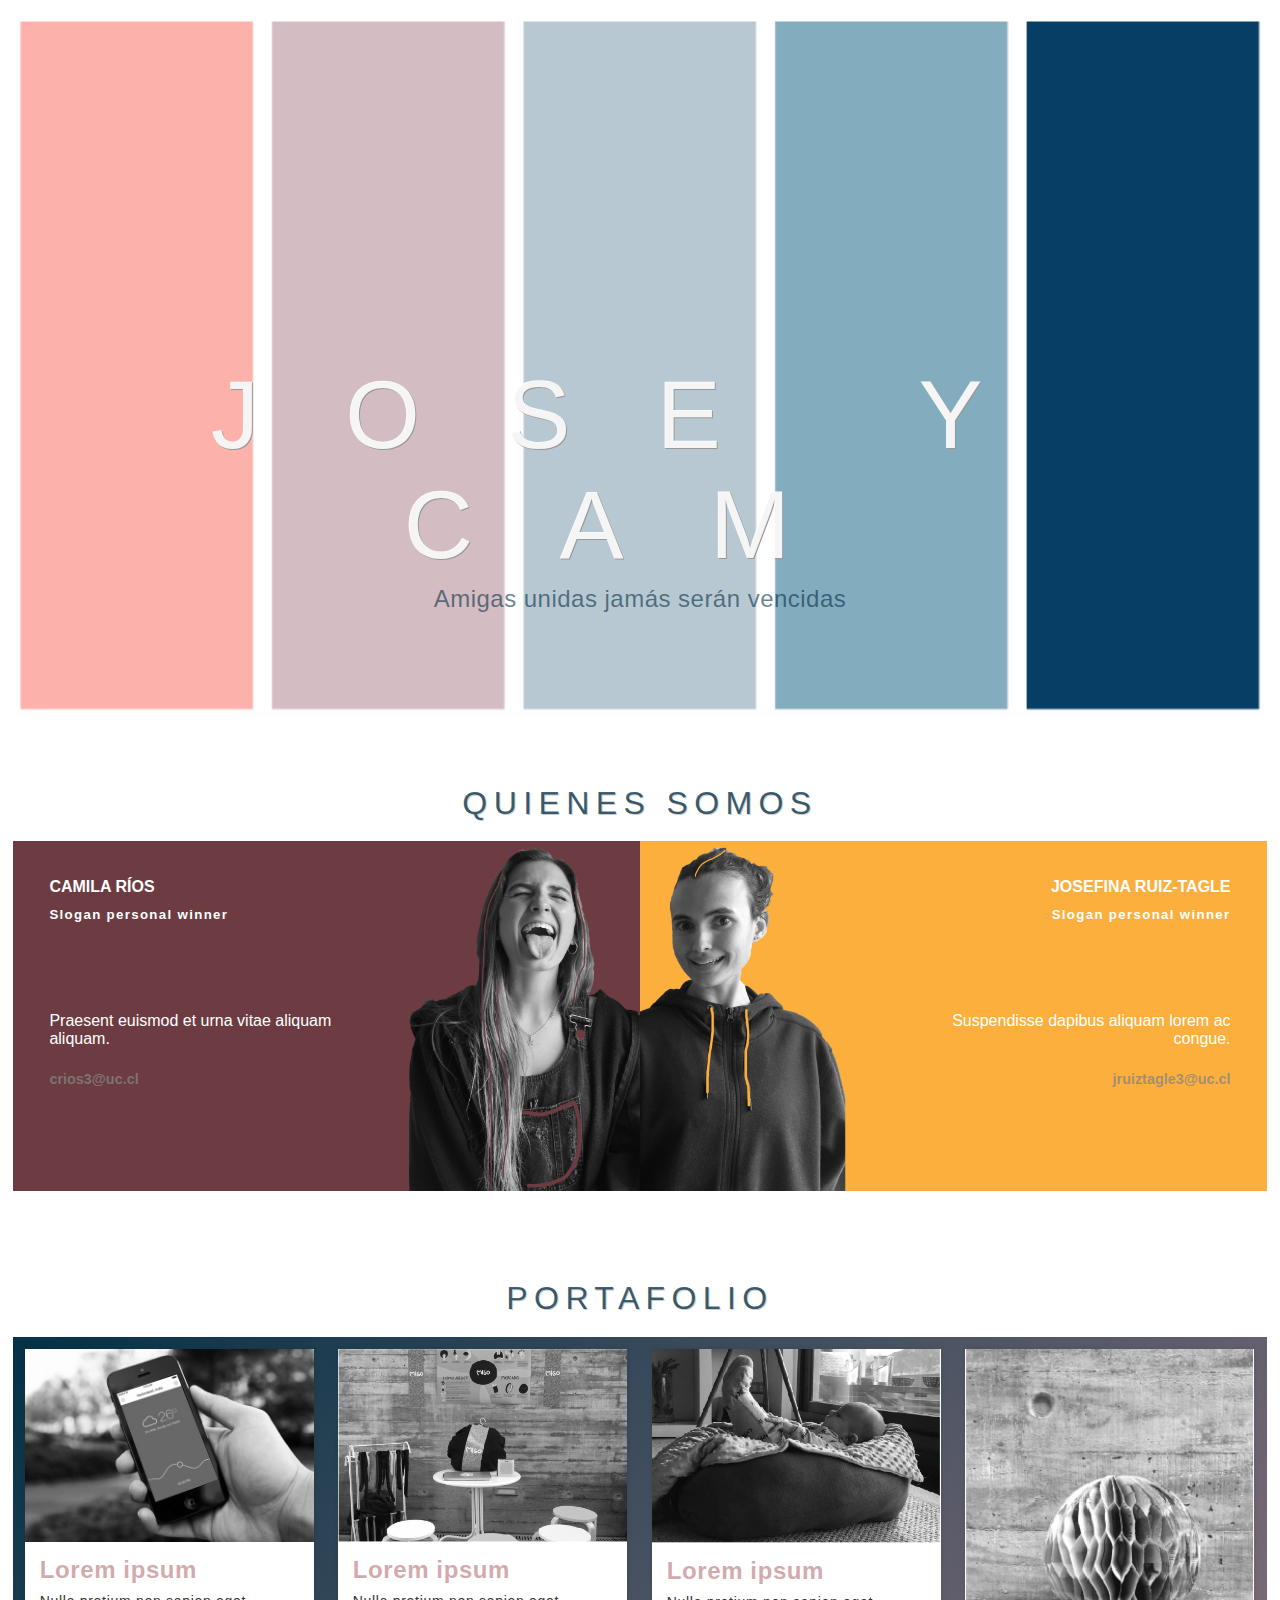
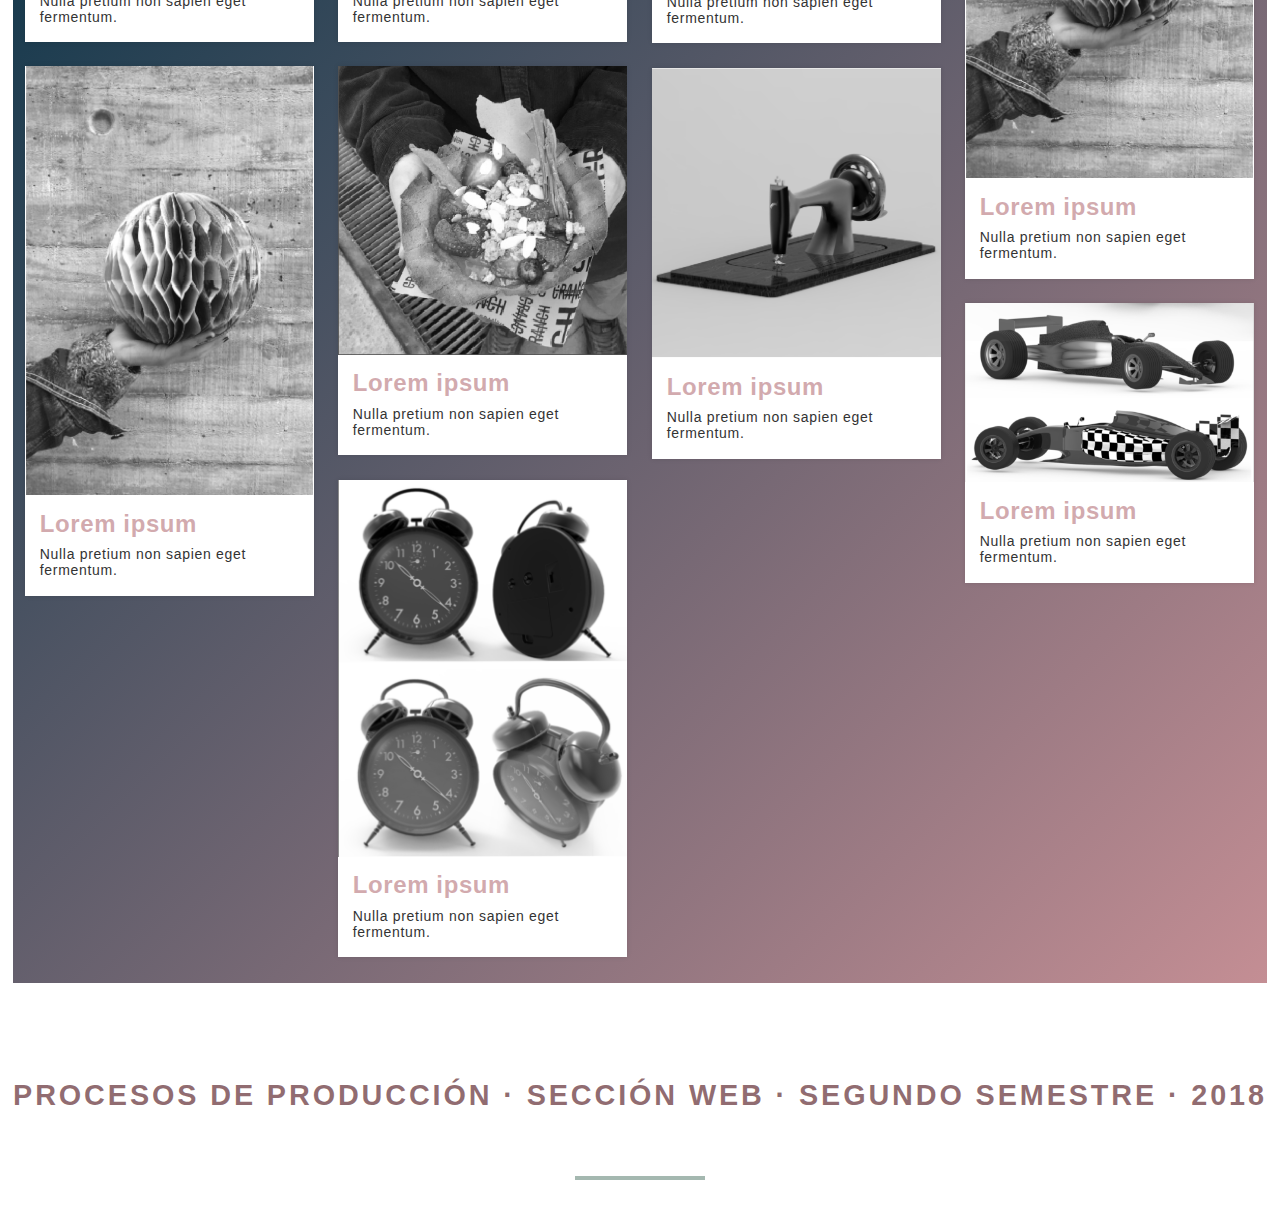
<file: index.html>
<!DOCTYPE HTML>
<html lang="es">
<head>
<meta charset="utf-8">
<meta http-equiv="X-UA-Compatible" content="IE=edge,chrome=1">
<meta name="viewport" content="width=device-width, initial-scale=1, shrink-to-fit=no">
<meta name="title" content="JOSE Y CAM">
<title>JOSE Y CAM</title>
<!-- Search Engine -->
<meta name="description" content="cambiar">
<meta name="image" content="cambiar por una URL, debes deben la imagen en línea">
<!-- Schema.org for Google -->
<meta itemprop="name" content="cambiar">
<meta itemprop="description" content="cambiar">
<meta itemprop="image" content="cambiar por una URL, deben poner la imagen en línea">
<!-- Twitter -->
<meta name="twitter:card" content="summary">
<meta name="twitter:title" content="cambiar">
<meta name="twitter:description" content="cambiar">
<!-- Open Graph general (Facebook, Pinterest & Google+) -->
<meta name="og:title" content="cambiar">
<meta name="og:description" content="cambiar">
<meta name="og:image" content="cambiar">
<meta name="og:url" content="cambiar">
<meta name="og:site_name" content="cambiar">
<meta name="og:locale" content="es_CL">
<meta name="og:type" content="website">
<!--no confundir con la imagen representativa del sitio-->
<link rel="icon" type="image/png" href="media/favicon.png" />
<!--ahora vinculamos los estilos-->
<link href="https://fonts.googleapis.com/css?family=Montserrat:700|Poppins:300,600" rel="stylesheet">
<link rel="stylesheet" href="estilo.css" type="text/css">
</head>
<body>
<div id="contenido">
<header>
	<h1>JOSE Y CAM</h1>
	<h2>Amigas unidas jamás serán vencidas</h2>
</header>
<video autoplay loop preload="auto" poster="media/video.jpg">
	<source src="media/video.webm" type="video/webm">
	<source src="media/video.mp4" type="video/mp4">
	<p>Tu navegador no soporta el elemento, actualízate.</p>
</video>
<h3>QUIENES SOMOS</h3>
<div id="somos">
	<div class="dupla primera">
		<h4>CAMILA RÍOS</h4>
		<h5>Slogan personal winner</h5>
		<p>Praesent euismod et urna vitae aliquam aliquam.</p>
		<address><a href="mailto:crios3@uc.cl">crios3@uc.cl</a></address>
	</div><!--/dupla primera-->
	<div class="dupla segunda">
		<h4>JOSEFINA RUIZ-TAGLE</h4>
		<h5>Slogan personal winner</h5>
		<p>Suspendisse dapibus aliquam lorem ac congue.</p>
		<address><a href="mailto:jruiztagle3@uc.cl">jruiztagle3@uc.cl</a></address>
	</div><!--/dupla segunda-->
	<hr />
</div><!--/somos-->
<h3>PORTAFOLIO</h3>
<div id="portafolio">
	<div class="item">
		<figure><img src="media/foto-01.jpg"/></figure>
	  	<h4>Lorem ipsum</h4>
	  	<p>Nulla pretium non sapien eget fermentum.</p>
	</div><!--/item-->
	<div class="item">
		<figure><img src="media/foto-02.jpg"/></figure>
	  	<h4>Lorem ipsum</h4>
	  	<p>Nulla pretium non sapien eget fermentum.</p>
	</div><!--/item-->
	<div class="item">
		<figure><img src="media/foto-03.jpg"/></figure>
	  	<h4>Lorem ipsum</h4>
	  	<p>Nulla pretium non sapien eget fermentum.</p>
	</div><!--/item-->
	<div class="item">
		<figure><img src="media/foto-04.jpg"/></figure>
	  	<h4>Lorem ipsum</h4>
	  	<p>Nulla pretium non sapien eget fermentum.</p>
	</div><!--/item-->
	<div class="item">
		<figure><img src="media/foto-04.jpg"/></figure>
	  	<h4>Lorem ipsum</h4>
	  	<p>Nulla pretium non sapien eget fermentum.</p>
	</div><!--/item-->
	<div class="item">
		<figure><img src="media/foto-05.jpg"/></figure>
	  	<h4>Lorem ipsum</h4>
	  	<p>Nulla pretium non sapien eget fermentum.</p>
	</div><!--/item-->
	<div class="item">
		<figure><img src="media/foto-06.jpg"/></figure>
	  	<h4>Lorem ipsum</h4>
	  	<p>Nulla pretium non sapien eget fermentum.</p>
	</div><!--/item-->
	<div class="item">
		<figure><img src="media/foto-07.jpg"/></figure>
	  	<h4>Lorem ipsum</h4>
	  	<p>Nulla pretium non sapien eget fermentum.</p>
	</div><!--/item-->
	<div class="item">
		<figure><img src="media/foto-08.jpg"/></figure>
	  	<h4>Lorem ipsum</h4>
	  	<p>Nulla pretium non sapien eget fermentum.</p>
	</div><!--/item-->
</div><!--/portafolio-->

<footer>
	<p>Procesos de Producción · sección web · segundo semestre · 2018</p>
	<hr />
</footer>

</div><!--/contenido-->
<script src="masonry.pkgd.min.js"></script>
<script>
window.onload = function() {
var container = document.querySelector('#portafolio');
var msnry = new Masonry( portafolio, {
  itemSelector: '.item'
});
};
</script>
</body>
</html>
</file>
<file: estilo.css>
*{
	margin:0;
	padding:0;
}

body{
	background:rgba(255,255,255,1);
	color:rgba(255,255,255,1);
	font-family: 'Quicksand', sans-serif;
	font-weight:300;
}

h1, h2, h3, h4{
	font-family: 'Special Elite', 'Cinzel Decorative', sans-serif;
	font-weight:700;
}

h1{
	letter-spacing:0.9em;
	color:rgba(255,255,255,0.9);
	text-shadow: 1px 1px 0 #999;
	font-size:6em;
	font-weight:500;
	text-align:center;
}

h2{
	letter-spacing:0.02em;
	color:rgba(5,49,70,0.6);
	font-family: 'Quicksand', sans-serif;
	font-weight:400;
	padding:0.2em 0;
	text-shadow: 1px 1px 0 #0;
	text-align:center;
}

h3{
	letter-spacing:0.2em;
	color:rgba(5,49,70,.75);
	padding:2em 0 0.6em 0;
	text-shadow: 1px 1px 0 #ccc;
	text-align:center;
	font-size:2em;
	font-weight:300;

}

h4, h5, h6{
	font-weight:left;
	font-weight:600;
}

#contenido{width:98%; margin:1% auto;}

header{
	width:98%;
	top:40%;
	position: absolute;
	text-align:center;
	z-index:9;
	color:white;
}

@media screen and (max-width: 980px){
	header{top:20%;}
}

@media screen and (max-width: 760px){
	header{top:10%;}
}

video{
	width:100%;
	height:auto;
	}

#somos{
	width:100%;
	background:rgb(250,250,250);
	margin-bottom:2%;
	}

.dupla{
	width:46%;
	padding:2%;
	float:left;
	background-color:red;
	}

.dupla a{
	color:rgba(132,132,132,0.75);
	text-decoration:none;
	font-weight:700;
}

.dupla a:hover{
	color:rgba(255,255,255,1);
	text-decoration:underline;
}

.primera{
	min-height:300px;
	text-align:left;
	background-color:rgba(109,60,66,1);
	background-image:url('media/dupla-01.jpg');
	background-position:top right;
	background-repeat:no-repeat;
	background-size:auto 100%;
}
.primera h4{padding: 2% 40% 1% 2%;}

.primera h5{padding: 1% 40% 2% 2%; margin-bottom:5em; letter-spacing:0.1em;}

.primera p{padding: 2% 40% 2% 2%;}

.primera address{padding: 2% 40% 2% 2%; font-size:0.9em; font-style:normal;float:left;}

.segunda{
	min-height:300px;
	text-align:right;
	background-color:rgba(252,175,61,1);
	background-image:url('media/dupla-02.jpg');
	background-position:top left;
	background-repeat:no-repeat;
	background-size:auto 100%;
}

.segunda h4{padding: 2% 2% 1% 40%;}

.segunda h5{padding: 1% 2% 2% 40%; margin-bottom:5em; letter-spacing:0.1em;}

.segunda p{padding: 2% 2% 2% 40%;}

.segunda address{padding: 2% 2% 2% 40%; font-size:0.9em; font-style:normal;}

#somos hr{
	clear:both;
	border:none;
	}

#portafolio{
	width:100%;
	padding-bottom:1%;
	background:linear-gradient(to bottom right, #053146, #C48E94);
}

.item {
	width:23%;
	margin:1%;
	color:#333;
	background:white;
	box-shadow:0 0 5px rgba(0,0,0,.1);
}

.item:hover{
	cursor:crosshair;
}

.item figure{
	overflow:hidden;
}

.item figure img{
	width:100%;
	height:auto;
	margin-bottom:-4px;
	filter: grayscale(1);
}

.item:hover figure img{
	filter: grayscale(0);
	transition:all ease-out 0.5s;
}

.item h4{
	font-size:1.5em;
	letter-spacing:0.025em;
	margin:5% 5% 3% 5%;
		color:rgba(196,142,148,.75);
}

.item p{
	font-size:0.875em;
	letter-spacing:0.05em;
	margin:2% 5% 6% 5%;
}

footer{
	width:100%;
	padding:3em 0 1em 0;
	text-align:center;
	color:rgba(109,60,66,0.75);
	font-family: 'Special Elite', sans-serif;
	font-weight:700;
	font-size:2em;
}

footer p{
	text-transform:uppercase;
	letter-spacing:0.1em;
	font-size:0.9em;
	}

footer hr{
	border:2px solid #A4B8B0;
	width:10%;
	margin:2em auto 0 auto;
	}

@media screen and (orientation: portrait){

	.dupla{
		width:96%;
		padding:2%;
		float:left;
	}
	.item{
		width:48%;
		margin:1%;
		background:#F0E5D3;
		color:#333;
	}

	footer hr{
	width:20%;
	}
}
</file>
